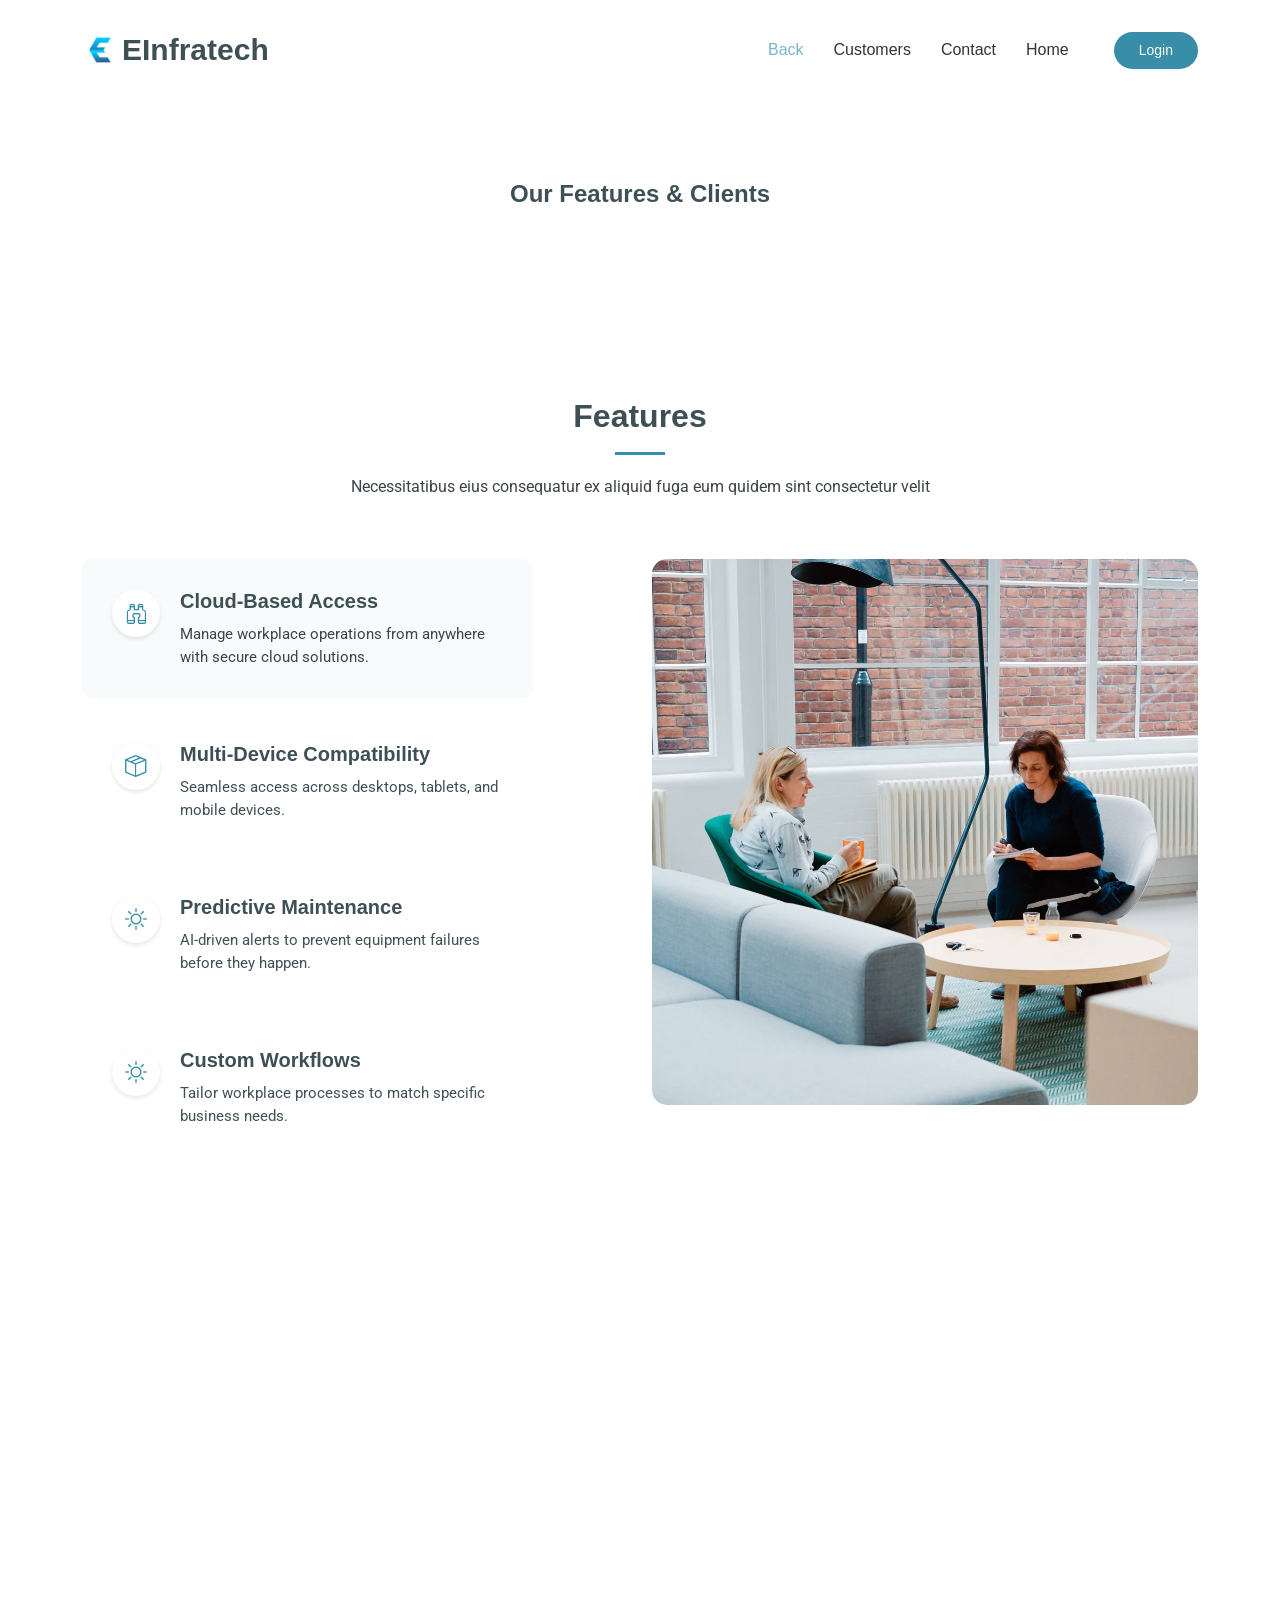
<file: features.html>
<!DOCTYPE html>
<html lang="en">
  <head>
    <meta charset="utf-8" />
    <meta content="width=device-width, initial-scale=1.0" name="viewport" />
    <title>Features - EInfratech</title>
    <meta name="description" content="Explore our features and clients." />
    <meta name="keywords" content="features, clients, solutions" />

    <!-- Favicons -->
    <link href="assets/img/favicon.png" rel="icon" />
    <link href="assets/img/apple-touch-icon.png" rel="apple-touch-icon" />

    <!-- Fonts -->
    <link href="https://fonts.googleapis.com" rel="preconnect" />
    <link href="https://fonts.gstatic.com" rel="preconnect" crossorigin />
    <link
      href="https://fonts.googleapis.com/css2?family=Roboto:wght@100;300;400;500;700;900&display=swap"
      rel="stylesheet"
    />

    <!-- Vendor CSS Files -->
    <link
      href="assets/vendor/bootstrap/css/bootstrap.min.css"
      rel="stylesheet"
    />
    <link
      href="assets/vendor/bootstrap-icons/bootstrap-icons.css"
      rel="stylesheet"
    />
    <link href="assets/vendor/aos/aos.css" rel="stylesheet" />
    <link
      href="assets/vendor/glightbox/css/glightbox.min.css"
      rel="stylesheet"
    />
    <link href="assets/vendor/swiper/swiper-bundle.min.css" rel="stylesheet" />

    <!-- Main CSS File -->
    <link href="assets/css/main.css" rel="stylesheet" />
  </head>

  <body>
    <header id="header" class="header d-flex align-items-center sticky-top">
      <div class="container-fluid container-xl d-flex align-items-center">
        <a href="index.html" class="logo d-flex align-items-center me-auto">
          <img src="assets/img/logo.png" alt="EInfratech Logo" />
          <h1 class="sitename">EInfratech</h1>
        </a>
        <nav id="navmenu" class="navmenu">
          <ul>
            
                <li><a href="service-details.html" target="_blank" class="active">Back</a></li>
                <li><a href="index.html#about">Customers</a></li>
                
                <li><a href="index.html#contact">Contact</a></li>
                <li><a href="index.html"></i> Home</a></li>
                <a class="btn-getstarted" href="login.html">Login</a>
              </ul>
              <i class="mobile-nav-toggle d-xl-none bi bi-list"></i>
            </nav>
          </ul>
          <i class="mobile-nav-toggle d-xl-none bi bi-list"></i>
        </nav>
      </div>
    </header>

    <!-- Page Title -->
    <div class="page-title">
      <div class="container text-center">
        <h1 data-aos="fade-down">Our Features & Clients</h1>
        <p data-aos="fade-up">
          Explore our industry-leading solutions and client success stories.
        </p>
      </div>
    </div>

    <!-- Features Section -->
    <section id="features" class="features section">
      <!-- Section Title -->
      <div class="container section-title" data-aos="fade-up">
        <h2>Features</h2>
        <p>
          Necessitatibus eius consequatur ex aliquid fuga eum quidem sint
          consectetur velit
        </p>
      </div>
      <!-- End Section Title -->

      <div class="container">
        <div class="row justify-content-between">
          <div class="col-lg-5 d-flex align-items-center">
            <ul class="nav nav-tabs" data-aos="fade-up" data-aos-delay="100">
              <li class="nav-item">
                <a
                  class="nav-link active show"
                  data-bs-toggle="tab"
                  data-bs-target="#features-tab-1"
                >
                  <i class="bi bi-binoculars"></i>
                  <div>
                    <h4 class="d-none d-lg-block">Cloud-Based Access</h4>
                    <p>
                      Manage workplace operations from anywhere with secure
                      cloud solutions.
                    </p>
                  </div>
                </a>
              </li>
              <li class="nav-item">
                <a
                  class="nav-link"
                  data-bs-toggle="tab"
                  data-bs-target="#features-tab-2"
                >
                  <i class="bi bi-box-seam"></i>
                  <div>
                    <h4 class="d-none d-lg-block">
                      Multi-Device Compatibility
                    </h4>
                    <p>
                      Seamless access across desktops, tablets, and mobile
                      devices.
                    </p>
                  </div>
                </a>
              </li>
              <li class="nav-item">
                <a
                  class="nav-link"
                  data-bs-toggle="tab"
                  data-bs-target="#features-tab-3"
                >
                  <i class="bi bi-brightness-high"></i>
                  <div>
                    <h4 class="d-none d-lg-block">Predictive Maintenance</h4>
                    <p>
                      AI-driven alerts to prevent equipment failures before they
                      happen.
                    </p>
                  </div>
                </a>
              </li>
              <li class="nav-item">
                <a
                  class="nav-link"
                  data-bs-toggle="tab"
                  data-bs-target="#features-tab-3"
                >
                  <i class="bi bi-brightness-high"></i>
                  <div>
                    <h4 class="d-none d-lg-block">Custom Workflows</h4>
                    <p>
                      Tailor workplace processes to match specific business
                      needs.
                    </p>
                  </div>
                </a>
              </li>
            </ul>
            <!-- End Tab Nav -->
          </div>

          <div class="col-lg-6">
            <div class="tab-content" data-aos="fade-up" data-aos-delay="200">
              <div class="tab-pane fade active show" id="features-tab-1">
                <img src="assets/img/tabs-1.jpg" alt="" class="img-fluid" />
              </div>
              <!-- End Tab Content Item -->

              <div class="tab-pane fade" id="features-tab-2">
                <img src="assets/img/tabs-2.jpg" alt="" class="img-fluid" />
              </div>
              <!-- End Tab Content Item -->

              <div class="tab-pane fade" id="features-tab-3">
                <img src="assets/img/tabs-3.jpg" alt="" class="img-fluid" />
              </div>
              <!-- End Tab Content Item -->
            </div>
          </div>
        </div>
      </div>
    </section>
    <!-- /Features Section -->

    <!-- Features Details Section -->
    <section id="features-details" class="features-details section">
      <div class="container">
        <div class="row gy-4 justify-content-between features-item">
          <div class="col-lg-6" data-aos="fade-up" data-aos-delay="100">
            <img src="assets/img/features-1.jpg" class="img-fluid" alt="" />
          </div>

          <div
            class="col-lg-5 d-flex align-items-center"
            data-aos="fade-up"
            data-aos-delay="200"
          >
            <div class="content">
              <h3>Enhancing Workplace Efficiency with Innovation</h3>
              <p>
                Optimize your workplace with cutting-edge technology and
                seamless integration. Our solutions help businesses streamline
                operations, reduce costs, and improve productivity. Experience a
                smarter way to manage your facilities with real-time insights
                and automation.
              </p>
              <a href="#" class="btn more-btn">Discover More</a>
            </div>
          </div>
        </div>
        <!-- Features Item -->

        <!-- Features Details Section -->
        <section id="features-details" class="features-details section">
          <div class="container">
            <div class="row gy-4 justify-content-between features-item">
              <!-- Content Section -->
              <div
                class="col-lg-5 d-flex align-items-center"
                data-aos="fade-up"
                data-aos-delay="100"
              >
                <div class="content">
                  <h3>Smart Workplace Solutions for Enhanced Efficiency</h3>
                  <p>
                    Leverage advanced technology to transform your workplace.
                    Our innovative solutions provide real-time insights, enhance
                    operational efficiency, and reduce costs. Automate
                    processes, improve decision-making, and create a more
                    productive work environment.
                  </p>
                  <a href="#" class="btn more-btn">Discover More</a>
                </div>
              </div>

              <!-- Image Section -->
              <div class="col-lg-6" data-aos="fade-up" data-aos-delay="200">
                <img src="assets/img/features-2.jpg" class="img-fluid" alt="" />
              </div>
            </div>
          </div>
        </section>

        <!-- Features Item -->
      </div>
    </section>
    <!-- /Features Details Section -->

    <!-- JavaScript Files -->
    <script src="assets/vendor/bootstrap/js/bootstrap.bundle.min.js"></script>
    <script src="assets/vendor/aos/aos.js"></script>
    <script>
      AOS.init();
    </script>

    <!-- Page Title Styling -->
    <style>
      .page-title {
        background: url("https://images.unsplash.com/photo-1604328698692-5d2baf6f8923?w=1600")
          no-repeat center center/cover;
        text-align: center;
        color: #fff;
        padding: 80px 20px;
        position: relative;
      }

      .page-title::before {
        content: "";
        position: absolute;
        top: 0;
        left: 0;
        width: 100%;
        height: 100%;
        background: url("https://www.shutterstock.com/image-photo/hand-hold-icon-symbol-telephone-260nw-2048749322.jpg")
          no-repeat center center/cover;
        filter: blur(3px);
        z-index: -1;
      }

      /* Clients Section */
      .clients {
        padding: 60px 0;
        background: #f8f9fa;
      }
      .client-logo img {
        width: 100%;
        max-height: 100px;
        object-fit: contain;
        transition: transform 0.3s ease-in-out;
      }
      .client-logo img:hover {
        transform: scale(1.1);
      }
    </style>
  </body>
</html>
</file>
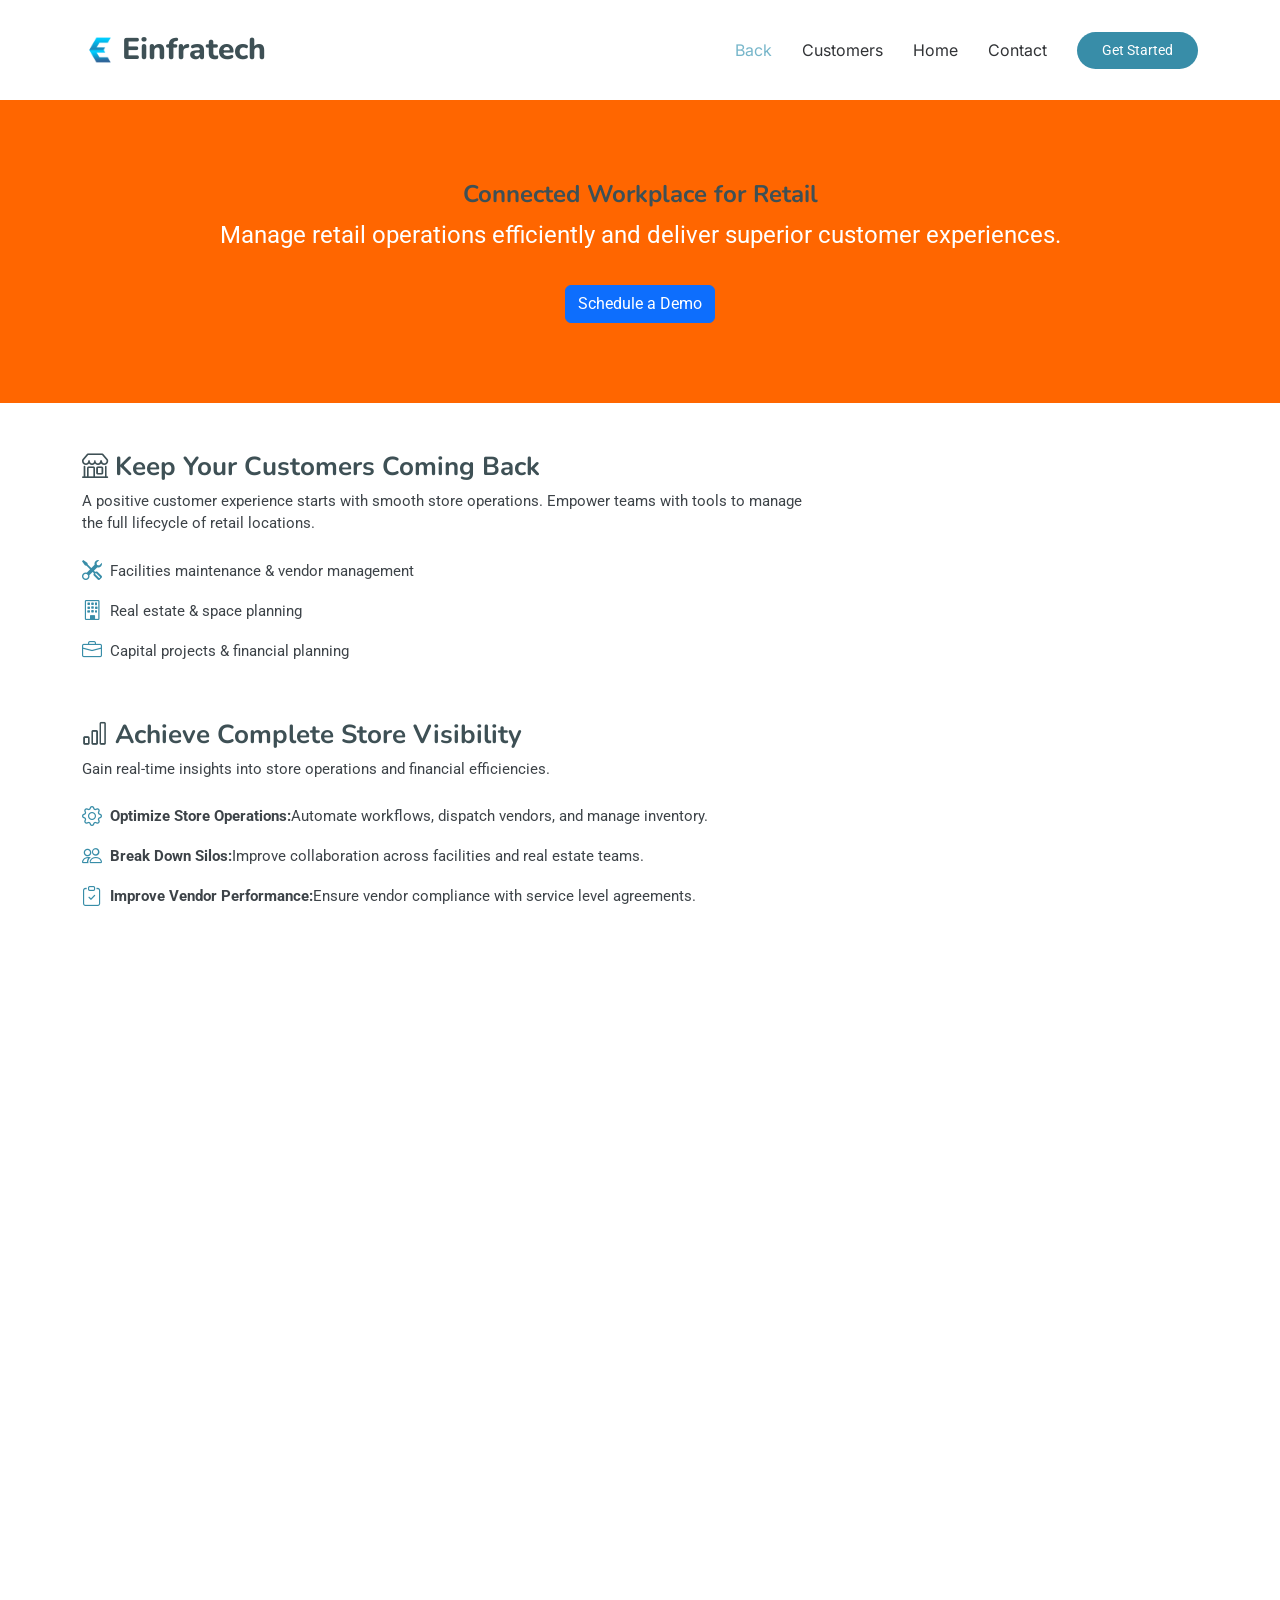
<file: Retail.html>
<!DOCTYPE html>
<html lang="en">
  <head>
    <meta charset="utf-8" />
    <meta content="width=device-width, initial-scale=1.0" name="viewport" />
    <title>Service Details - EInfratech</title>
    <meta name="description" content="" />
    <meta name="keywords" content="" />

    <!-- Favicons -->
    <link href="assets/img/favicon.png" rel="icon" />
    <link href="assets/img/apple-touch-icon.png" rel="apple-touch-icon" />

    <!-- Fonts -->
    <link href="https://fonts.googleapis.com" rel="preconnect" />
    <link href="https://fonts.gstatic.com" rel="preconnect" crossorigin />
    <link
      href="https://fonts.googleapis.com/css2?family=Roboto:ital,wght@0,100;0,300;0,400;0,500;0,700;0,900;1,100;1,300;1,400;1,500;1,700;1,900&family=Inter:wght@100;200;300;400;500;600;700;800;900&family=Nunito:ital,wght@0,200;0,300;0,400;0,500;0,600;0,700;0,800;0,900;1,200;1,300;1,400;1,500;1,600;1,700;1,800;1,900&display=swap"
      rel="stylesheet"
    />

    <!-- Vendor CSS Files -->
    <link
      href="assets/vendor/bootstrap/css/bootstrap.min.css"
      rel="stylesheet"
    />
    <link
      href="assets/vendor/bootstrap-icons/bootstrap-icons.css"
      rel="stylesheet"
    />
    <link href="assets/vendor/aos/aos.css" rel="stylesheet" />
    <link
      href="assets/vendor/glightbox/css/glightbox.min.css"
      rel="stylesheet"
    />
    <link href="assets/vendor/swiper/swiper-bundle.min.css" rel="stylesheet" />

    <!-- Main CSS File -->
    <link href="assets/css/main.css" rel="stylesheet" />
  </head>

  <body class="service-details-page">
    <header id="header" class="header d-flex align-items-center sticky-top">
      <div
        class="container-fluid container-xl position-relative d-flex align-items-center"
      >
        <a href="index.html" class="logo d-flex align-items-center me-auto">
          <img src="assets/img/logo.png" alt="" />
          <h1 class="sitename">Einfratech</h1>
        </a>

        <nav id="navmenu" class="navmenu">
          <ul>
            <li>
              <a href="service-details.html" target="_blank" class="active"
                >Back</a
              >
            </li>

            <li><a href="index.html#about">Customers</a></li>
            
            <li><a href="index.html"></i> Home</a></li>
            
            <li><a href="index.html#contact">Contact</a></li>
          </ul>
          <i class="mobile-nav-toggle d-xl-none bi bi-list"></i>
        </nav>

        <a class="btn-getstarted" href="index.html#about">Get Started</a>
      </div>
    </header>

    <!-- Page Title -->
    <div class="page-title">
      <div class="container text-center">
        <h1 data-aos="fade-down">Connected Workplace for Retail</h1>
        <p data-aos="fade-up">
          Manage retail operations efficiently and deliver superior customer
          experiences.
        </p>
        <a href="contact.html" class="btn btn-primary mt-3 btn-animate"
          >Schedule a Demo</a
        >
      </div>
    </div>

    <!-- Main Content -->
    <section class="service-details py-5">
      <div class="container">
        <div class="row">
          <div class="col-lg-8">
            <div class="service-section mb-5" data-aos="fade-up">
              <h3>
                <i class="bi bi-shop"></i> Keep Your Customers Coming Back
              </h3>
              <p>
                A positive customer experience starts with smooth store
                operations. Empower teams with tools to manage the full
                lifecycle of retail locations.
              </p>
              <ul>
                <li>
                  <i class="bi bi-tools"></i> Facilities maintenance & vendor
                  management
                </li>
                <li>
                  <i class="bi bi-building"></i> Real estate & space planning
                </li>
                <li>
                  <i class="bi bi-briefcase"></i> Capital projects & financial
                  planning
                </li>
              </ul>
            </div>

            <div class="service-section mb-5" data-aos="fade-up">
              <h3>
                <i class="bi bi-bar-chart"></i> Achieve Complete Store
                Visibility
              </h3>
              <p>
                Gain real-time insights into store operations and financial
                efficiencies.
              </p>
              <ul>
                <li>
                  <i class="bi bi-gear"></i>
                  <strong>Optimize Store Operations:</strong> Automate
                  workflows, dispatch vendors, and manage inventory.
                </li>
                <li>
                  <i class="bi bi-people"></i>
                  <strong>Break Down Silos:</strong> Improve collaboration
                  across facilities and real estate teams.
                </li>
                <li>
                  <i class="bi bi-clipboard-check"></i>
                  <strong>Improve Vendor Performance:</strong> Ensure vendor
                  compliance with service level agreements.
                </li>
              </ul>
            </div>

            <div class="service-section mb-5" data-aos="fade-up">
              <h3>
                <i class="bi bi-quote"></i> Why One Retail Chain Chose
                Einfratech
              </h3>
              <blockquote>
                "We chose Einfratech because we had no visibility into what was
                happening in our stores. Now, we have full operational
                transparency."
              </blockquote>
            </div>
          </div>
        </div>
      </div>
    </section>

    <!-- Explore Retail Solutions (Now Below the Main Content) -->
    <section class="explore-solutions py-5">
      <div class="container text-center">
        <h2 data-aos="fade-up">Explore Retail Solutions</h2>
        <p data-aos="fade-up" class="mb-4">
          Enhance your retail operations with these advanced solutions.
        </p>

        <div class="row">
          <div class="col-md-4" data-aos="fade-up">
            <div
              class="card hover-effect"
              onclick="openModal('facilitiesModal')"
            >
              <i class="bi bi-building card-icon"></i>
              <div class="card-body text-center">
                <h5>Facilities Maintenance</h5>
                <p>
                  Maintain store equipment and ensure operational efficiency.
                </p>
              </div>
            </div>
          </div>

          <div class="col-md-4" data-aos="fade-up" data-aos-delay="100">
            <div class="card hover-effect" onclick="openModal('dispatchModal')">
              <i class="bi bi-truck card-icon"></i>
              <div class="card-body text-center">
                <h5>Dispatch & Vendor Management</h5>
                <p>Ensure on-time vendor response and service efficiency.</p>
              </div>
            </div>
          </div>

          <div class="col-md-4" data-aos="fade-up" data-aos-delay="200">
            <div
              class="card hover-effect"
              onclick="openModal('realEstateModal')"
            >
              <i class="bi bi-house-door card-icon"></i>
              <div class="card-body text-center">
                <h5>Real Estate & Space Planning</h5>
                <p>Optimize lease management and space utilization.</p>
              </div>
            </div>
          </div>
        </div>
      </div>
    </section>

    <!-- JavaScript Files -->
    <script src="assets/vendor/bootstrap/js/bootstrap.bundle.min.js"></script>
    <script src="assets/vendor/aos/aos.js"></script>
    <script>
      AOS.init();
      function openModal(id) {
        document.getElementById(id).style.display = "block";
      }
      function closeModal(id) {
        document.getElementById(id).style.display = "none";
      }
    </script>
  </body>

  <style>
    /* Page Title */
    .page-title {
      background: #ff6600;
      color: #fff;
      text-align: center;
      padding: 80px 20px;
      font-size: 24px;
    }

    /* Button Animation */
    .btn-animate:hover {
      transform: scale(1.1);
      box-shadow: 0px 5px 15px rgba(0, 0, 0, 0.2);
    }

    /* Cards with Hover Effects */
    .explore-solutions .card {
      border-radius: 12px;
      padding: 30px;
      box-shadow: 0px 8px 16px rgba(0, 0, 0, 0.1);
      transition: transform 0.3s ease-in-out;
    }
    .explore-solutions .card:hover {
      transform: scale(1.05);
    }
    .explore-solutions .card-icon {
      font-size: 50px;
      color: #ff6600;
      margin-bottom: 15px;
    }
  </style>
</html>
</file>
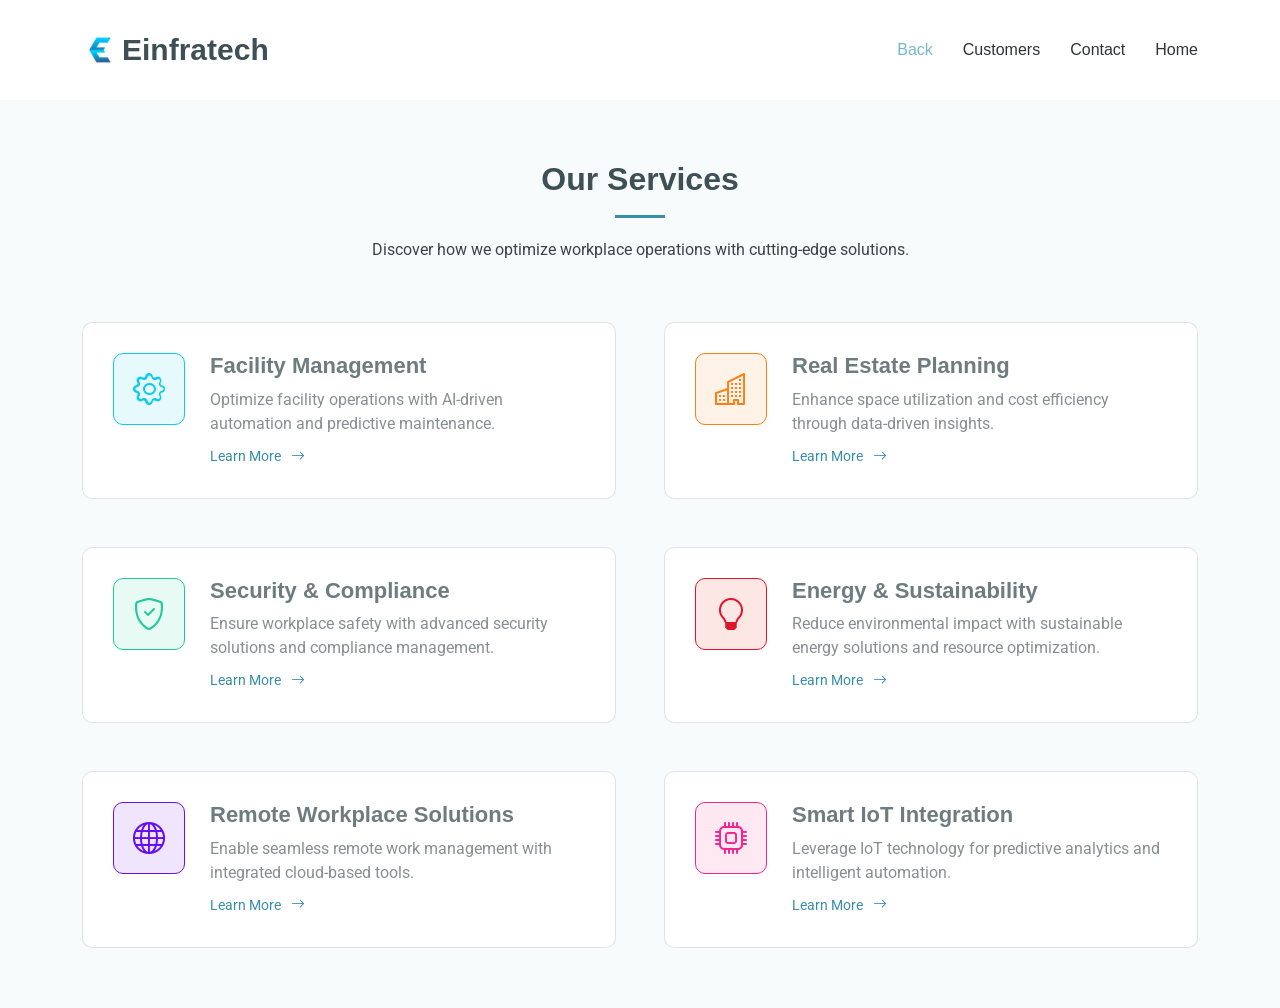
<file: services.html>
<!DOCTYPE html>
<html lang="en">
  <head>
    <meta charset="utf-8" />
    <meta content="width=device-width, initial-scale=1.0" name="viewport" />
    <title>Our Services - EInfratech</title>
    <meta
      name="description"
      content="Explore our workplace solutions and facility management services."
    />
    <meta
      name="keywords"
      content="Services, Facility Management, Real Estate, Security, Sustainability"
    />

    <!-- Favicons -->
    <link href="assets/img/favicon.png" rel="icon" />
    <link href="assets/img/apple-touch-icon.png" rel="apple-touch-icon" />

    <!-- Fonts -->
    <link href="https://fonts.googleapis.com" rel="preconnect" />
    <link href="https://fonts.gstatic.com" rel="preconnect" crossorigin />
    <link
      href="https://fonts.googleapis.com/css2?family=Roboto:wght@300;400;500;700&display=swap"
      rel="stylesheet"
    />

    <!-- Vendor CSS Files -->
    <link
      href="assets/vendor/bootstrap/css/bootstrap.min.css"
      rel="stylesheet"
    />
    <link
      href="assets/vendor/bootstrap-icons/bootstrap-icons.css"
      rel="stylesheet"
    />
    <link href="assets/vendor/aos/aos.css" rel="stylesheet" />
    <link href="assets/vendor/swiper/swiper-bundle.min.css" rel="stylesheet" />

    <!-- Main CSS File -->
    <link href="assets/css/main.css" rel="stylesheet" />
  </head>

  <body>
    <!-- Header -->
    <header id="header" class="header d-flex align-items-center sticky-top">
      <div
        class="container-fluid container-xl position-relative d-flex align-items-center"
      >
        <a href="index.html" class="logo d-flex align-items-center me-auto">
          <img src="assets/img/logo.png" alt="EInfratech Logo" />
          <h1 class="sitename">Einfratech</h1>
        </a>

        <nav id="navmenu" class="navmenu">
          <ul>
           
            <li><a href="index.html" class="active">Back</a></li>
            <li><a href="index.html#about">Customers</a></li>
            
            <li><a href="index.html#contact">Contact</a></li>
            <li><a href="index.html"></i> Home</a></li>
          </ul>
          <i class="mobile-nav-toggle d-xl-none bi bi-list"></i>
        </nav>
      </div>
    </header>

    <!-- Services Section -->
    <section class="services section light-background">
      <div class="container section-title" data-aos="fade-up">
        <h2>Our Services</h2>
        <p>
          Discover how we optimize workplace operations with cutting-edge
          solutions.
        </p>
      </div>

      <div class="container">
        <div class="row g-5">
          <div class="col-lg-6" data-aos="fade-up" data-aos-delay="100">
            <div class="service-item item-cyan position-relative">
              <i class="bi bi-gear icon"></i>
              <div>
                <h3>Facility Management</h3>
                <p>
                  Optimize facility operations with AI-driven automation and
                  predictive maintenance.
                </p>
                <a href="#" class="read-more stretched-link"
                  >Learn More <i class="bi bi-arrow-right"></i
                ></a>
              </div>
            </div>
          </div>

          <div class="col-lg-6" data-aos="fade-up" data-aos-delay="200">
            <div class="service-item item-orange position-relative">
              <i class="bi bi-buildings icon"></i>
              <div>
                <h3>Real Estate Planning</h3>
                <p>
                  Enhance space utilization and cost efficiency through
                  data-driven insights.
                </p>
                <a href="#" class="read-more stretched-link"
                  >Learn More <i class="bi bi-arrow-right"></i
                ></a>
              </div>
            </div>
          </div>

          <div class="col-lg-6" data-aos="fade-up" data-aos-delay="300">
            <div class="service-item item-teal position-relative">
              <i class="bi bi-shield-check icon"></i>
              <div>
                <h3>Security & Compliance</h3>
                <p>
                  Ensure workplace safety with advanced security solutions and
                  compliance management.
                </p>
                <a href="#" class="read-more stretched-link"
                  >Learn More <i class="bi bi-arrow-right"></i
                ></a>
              </div>
            </div>
          </div>

          <div class="col-lg-6" data-aos="fade-up" data-aos-delay="400">
            <div class="service-item item-red position-relative">
              <i class="bi bi-lightbulb icon"></i>
              <div>
                <h3>Energy & Sustainability</h3>
                <p>
                  Reduce environmental impact with sustainable energy solutions
                  and resource optimization.
                </p>
                <a href="#" class="read-more stretched-link"
                  >Learn More <i class="bi bi-arrow-right"></i
                ></a>
              </div>
            </div>
          </div>

          <div class="col-lg-6" data-aos="fade-up" data-aos-delay="500">
            <div class="service-item item-indigo position-relative">
              <i class="bi bi-globe icon"></i>
              <div>
                <h3>Remote Workplace Solutions</h3>
                <p>
                  Enable seamless remote work management with integrated
                  cloud-based tools.
                </p>
                <a href="#" class="read-more stretched-link"
                  >Learn More <i class="bi bi-arrow-right"></i
                ></a>
              </div>
            </div>
          </div>

          <div class="col-lg-6" data-aos="fade-up" data-aos-delay="600">
            <div class="service-item item-pink position-relative">
              <i class="bi bi-cpu icon"></i>
              <div>
                <h3>Smart IoT Integration</h3>
                <p>
                  Leverage IoT technology for predictive analytics and
                  intelligent automation.
                </p>
                <a href="#" class="read-more stretched-link"
                  >Learn More <i class="bi bi-arrow-right"></i
                ></a>
              </div>
            </div>
          </div>
        </div>
      </div>
    </section>

    <!-- JavaScript Files -->
    <script src="assets/vendor/bootstrap/js/bootstrap.bundle.min.js"></script>
    <script src="assets/vendor/aos/aos.js"></script>
    <script>
      AOS.init();
    </script>
  </body>
</html>
</file>
<file: assets/css/main.css>
:root {
  --default-font: "Roboto",  system-ui, -apple-system, "Segoe UI", Roboto, "Helvetica Neue", Arial, "Noto Sans", "Liberation Sans", sans-serif, "Apple Color Emoji", "Segoe UI Emoji", "Segoe UI Symbol", "Noto Color Emoji";
  --heading-font: "Nunito",  sans-serif;
  --nav-font: "Inter",  sans-serif;
}

/* Global Colors - The following color variables are used throughout the website. Updating them here will change the color scheme of the entire website */
:root { 
  --background-color: #ffffff; /* Background color for the entire website, including individual sections */
  --default-color: #3d4348; /* Default color used for the majority of the text content across the entire website */
  --heading-color: #3e5055; /* Color for headings, subheadings and title throughout the website */
  --accent-color: #388da8; /* Accent color that represents your brand on the website. It's used for buttons, links, and other elements that need to stand out */
  --surface-color: #ffffff; /* The surface color is used as a background of boxed elements within sections, such as cards, icon boxes, or other elements that require a visual separation from the global background. */
  --contrast-color: #ffffff; /* Contrast color for text, ensuring readability against backgrounds of accent, heading, or default colors. */
}

/* Nav Menu Colors - The following color variables are used specifically for the navigation menu. They are separate from the global colors to allow for more customization options */
:root {
  --nav-color: #313336;  /* The default color of the main navmenu links */
  --nav-hover-color: #77b6ca; /* Applied to main navmenu links when they are hovered over or active */
  --nav-mobile-background-color: #ffffff; /* Used as the background color for mobile navigation menu */
  --nav-dropdown-background-color: #ffffff; /* Used as the background color for dropdown items that appear when hovering over primary navigation items */
  --nav-dropdown-color: #313336; /* Used for navigation links of the dropdown items in the navigation menu. */
  --nav-dropdown-hover-color: #77b6ca; /* Similar to --nav-hover-color, this color is applied to dropdown navigation links when they are hovered over. */
}

/* Color Presets - These classes override global colors when applied to any section or element, providing reuse of the sam color scheme. */

.light-background {
  --background-color: #f8fbfc;
  --surface-color: #ffffff;
}

.dark-background {
  --background-color: #060606;
  --default-color: #ffffff;
  --heading-color: #ffffff;
  --surface-color: #252525;
  --contrast-color: #ffffff;
}

/* Smooth scroll */
:root {
  scroll-behavior: smooth;
}

/*--------------------------------------------------------------
# General Styling & Shared Classes
--------------------------------------------------------------*/
body {
  color: var(--default-color);
  background-color: var(--background-color);
  font-family: var(--default-font);
}

a {
  color: var(--accent-color);
  text-decoration: none;
  transition: 0.3s;
}

a:hover {
  color: color-mix(in srgb, var(--accent-color), transparent 25%);
  text-decoration: none;
}


h1,
h2,
h3,
h4,
h5,
h6 {
  color: var(--heading-color);
  font-family: var(--heading-font);
}

/* PHP Email Form Messages
------------------------------*/
.php-email-form .error-message {
  display: none;
  background: #df1529;
  color: #ffffff;
  text-align: left;
  padding: 15px;
  margin-bottom: 24px;
  font-weight: 600;
}

.php-email-form .sent-message {
  display: none;
  color: #ffffff;
  background: #059652;
  text-align: center;
  padding: 15px;
  margin-bottom: 24px;
  font-weight: 600;
}

.php-email-form .loading {
  display: none;
  background: var(--surface-color);
  text-align: center;
  padding: 15px;
  margin-bottom: 24px;
}

.php-email-form .loading:before {
  content: "";
  display: inline-block;
  border-radius: 50%;
  width: 24px;
  height: 24px;
  margin: 0 10px -6px 0;
  border: 3px solid var(--accent-color);
  border-top-color: var(--surface-color);
  animation: php-email-form-loading 1s linear infinite;
}

@keyframes php-email-form-loading {
  0% {
    transform: rotate(0deg);
  }

  100% {
    transform: rotate(360deg);
  }
}

/*--------------------------------------------------------------
# Global Header
--------------------------------------------------------------*/
.header {
  color: var(--default-color);
  background-color: var(--background-color);
  padding: 20px 0;
  transition: all 0.5s;
  z-index: 997;
}

.header .logo {
  line-height: 1;
  display: flex;
  align-items: center; /* Ensures proper vertical alignment */
}

.header .logo img {
  max-height: 36px;
  margin-right: 4px; /* Reduce margin to decrease space */
}

.header .logo h1 {
  font-size: 30px;
  margin: 0;
  font-weight: 800;
  color: var(--heading-color);
}

/* Responsive adjustments */
@media (max-width: 480px) {
  .header .logo img {
    max-height: 24px;
    margin-right: 2px; /* Reduce space even more for smaller screens */
  }

  .header .logo h1 {
    font-size: 24px;
  }
}

.header .btn-getstarted,
.header .btn-getstarted:focus {
  color: var(--contrast-color);
  background: var(--accent-color);
  font-size: 14px;
  padding: 8px 25px;
  margin: 0 0 0 30px;
  border-radius: 50px;
  transition: 0.3s;
}

.header .btn-getstarted:hover,
.header .btn-getstarted:focus:hover {
  color: var(--contrast-color);
  background: color-mix(in srgb, var(--accent-color), transparent 15%);
}

@media (max-width: 1200px) {
  .header .logo {
    order: 1;
  }

  .header .btn-getstarted {
    order: 2;
    margin: 0 15px 0 0;
    padding: 6px 15px;
  }

  .header .navmenu {
    order: 3;
  }
}

.scrolled .header {
  box-shadow: 0px 0 18px rgba(0, 0, 0, 0.1);
}

/* Index Page Header
------------------------------*/
.index-page .header {
  --background-color: rgba(255, 255, 255, 0);
}

/* Index Page Header on Scroll
------------------------------*/
.index-page.scrolled .header {
  --background-color: #ffffff;
}

/*--------------------------------------------------------------
# Navigation Menu
--------------------------------------------------------------*/
/* Desktop Navigation */
@media (min-width: 1200px) {
  .navmenu {
    padding: 0;
  }

  .navmenu ul {
    margin: 0;
    padding: 0;
    display: flex;
    list-style: none;
    align-items: center;
  }

  .navmenu li {
    position: relative;
  }

  .navmenu a,
  .navmenu a:focus {
    color: var(--nav-color);
    padding: 18px 15px;
    font-size: 16px;
    font-family: var(--nav-font);
    font-weight: 400;
    display: flex;
    align-items: center;
    justify-content: space-between;
    white-space: nowrap;
    transition: 0.3s;
  }

  .navmenu a i,
  .navmenu a:focus i {
    font-size: 12px;
    line-height: 0;
    margin-left: 5px;
    transition: 0.3s;
  }

  .navmenu li:last-child a {
    padding-right: 0;
  }

  .navmenu li:hover>a,
  .navmenu .active,
  .navmenu .active:focus {
    color: var(--nav-hover-color);
  }

  .navmenu .dropdown ul {
    margin: 0;
    padding: 10px 0;
    background: var(--nav-dropdown-background-color);
    display: block;
    position: absolute;
    visibility: hidden;
    left: 14px;
    top: 130%;
    opacity: 0;
    transition: 0.3s;
    border-radius: 4px;
    z-index: 99;
    box-shadow: 0px 0px 30px rgba(0, 0, 0, 0.1);
  }

  .navmenu .dropdown ul li {
    min-width: 200px;
  }

  .navmenu .dropdown ul a {
    padding: 10px 20px;
    font-size: 15px;
    text-transform: none;
    color: var(--nav-dropdown-color);
  }

  .navmenu .dropdown ul a i {
    font-size: 12px;
  }

  .navmenu .dropdown ul a:hover,
  .navmenu .dropdown ul .active:hover,
  .navmenu .dropdown ul li:hover>a {
    color: var(--nav-dropdown-hover-color);
  }

  .navmenu .dropdown:hover>ul {
    opacity: 1;
    top: 100%;
    visibility: visible;
  }

  .navmenu .dropdown .dropdown ul {
    top: 0;
    left: -90%;
    visibility: hidden;
  }

  .navmenu .dropdown .dropdown:hover>ul {
    opacity: 1;
    top: 0;
    left: -100%;
    visibility: visible;
  }

  .navmenu .megamenu {
    position: static;
  }

  .navmenu .megamenu ul {
    margin: 0;
    padding: 10px;
    background: var(--nav-dropdown-background-color);
    box-shadow: 0px 0px 20px rgba(0, 0, 0, 0.1);
    position: absolute;
    top: 130%;
    left: 0;
    right: 0;
    visibility: hidden;
    opacity: 0;
    display: flex;
    transition: 0.3s;
    border-radius: 4px;
    z-index: 99;
  }

  .navmenu .megamenu ul li {
    flex: 1;
  }

  .navmenu .megamenu ul li a,
  .navmenu .megamenu ul li:hover>a {
    padding: 10px 20px;
    font-size: 15px;
    color: var(--nav-dropdown-color);
  }

  .navmenu .megamenu ul li a:hover,
  .navmenu .megamenu ul li .active,
  .navmenu .megamenu ul li .active:hover {
    color: var(--nav-dropdown-hover-color);
  }

  .navmenu .megamenu:hover>ul {
    opacity: 1;
    top: 100%;
    visibility: visible;
  }
}

/* Mobile Navigation */
@media (max-width: 1199px) {
  .mobile-nav-toggle {
    color: var(--nav-color);
    font-size: 28px;
    line-height: 0;
    margin-right: 10px;
    cursor: pointer;
    transition: color 0.3s;
  }

  .navmenu {
    padding: 0;
    z-index: 9997;
  }

  .navmenu ul {
    display: none;
    list-style: none;
    position: absolute;
    inset: 60px 20px 20px 20px;
    padding: 10px 0;
    margin: 0;
    border-radius: 6px;
    background-color: var(--nav-mobile-background-color);
    overflow-y: auto;
    transition: 0.3s;
    z-index: 9998;
    box-shadow: 0px 0px 30px rgba(0, 0, 0, 0.1);
  }

  .navmenu a,
  .navmenu a:focus {
    color: var(--nav-dropdown-color);
    padding: 10px 20px;
    font-family: var(--nav-font);
    font-size: 17px;
    font-weight: 500;
    display: flex;
    align-items: center;
    justify-content: space-between;
    white-space: nowrap;
    transition: 0.3s;
  }

  .navmenu a i,
  .navmenu a:focus i {
    font-size: 12px;
    line-height: 0;
    margin-left: 5px;
    width: 30px;
    height: 30px;
    display: flex;
    align-items: center;
    justify-content: center;
    border-radius: 50%;
    transition: 0.3s;
    background-color: color-mix(in srgb, var(--accent-color), transparent 90%);
  }

  .navmenu a i:hover,
  .navmenu a:focus i:hover {
    background-color: var(--accent-color);
    color: var(--contrast-color);
  }

  .navmenu a:hover,
  .navmenu .active,
  .navmenu .active:focus {
    color: var(--nav-dropdown-hover-color);
  }

  .navmenu .active i,
  .navmenu .active:focus i {
    background-color: var(--accent-color);
    color: var(--contrast-color);
    transform: rotate(180deg);
  }

  .navmenu .dropdown ul {
    position: static;
    display: none;
    z-index: 99;
    padding: 10px 0;
    margin: 10px 20px;
    background-color: var(--nav-dropdown-background-color);
    border: 1px solid color-mix(in srgb, var(--default-color), transparent 90%);
    transition: all 0.5s ease-in-out;
    box-shadow: none;
  }

  .navmenu .dropdown ul ul {
    background-color: rgba(33, 37, 41, 0.1);
  }

  .navmenu .dropdown>.dropdown-active {
    display: block;
    background-color: rgba(33, 37, 41, 0.03);
  }

  .mobile-nav-active {
    overflow: hidden;
  }

  .mobile-nav-active .mobile-nav-toggle {
    color: #fff;
    position: absolute;
    font-size: 32px;
    top: 15px;
    right: 15px;
    margin-right: 0;
    z-index: 9999;
  }

  .mobile-nav-active .navmenu {
    position: fixed;
    overflow: hidden;
    inset: 0;
    background: rgba(33, 37, 41, 0.8);
    transition: 0.3s;
  }

  .mobile-nav-active .navmenu>ul {
    display: block;
  }
}

/*--------------------------------------------------------------
# Global Footer
--------------------------------------------------------------*/
.footer {
  color: var(--default-color);
  background-color: var(--background-color);
  font-size: 14px;
  padding-bottom: 50px;
  position: relative;
}

.footer .footer-top {
  padding-top: 50px;
}

.footer .footer-about .logo {
  line-height: 1;
  margin-bottom: 25px;
}

.footer .footer-about .logo img {
  max-height: 40px;
  margin-right: 6px;
}

.footer .footer-about .logo span {
  font-size: 26px;
  font-weight: 700;
  letter-spacing: 1px;
  font-family: var(--heading-font);
  color: var(--heading-color);
}

.footer .footer-about p {
  font-size: 14px;
  font-family: var(--heading-font);
}

.footer .social-links a {
  display: flex;
  align-items: center;
  justify-content: center;
  width: 40px;
  height: 40px;
  border-radius: 50%;
  border: 1px solid color-mix(in srgb, var(--default-color), transparent 50%);
  font-size: 16px;
  color: color-mix(in srgb, var(--default-color), transparent 30%);
  margin-right: 10px;
  transition: 0.3s;
}

.footer .social-links a:hover {
  color: var(--accent-color);
  border-color: var(--accent-color);
}

.footer h4 {
  font-size: 16px;
  font-weight: bold;
  position: relative;
  padding-bottom: 12px;
}

.footer .footer-links {
  margin-bottom: 30px;
}

.footer .footer-links ul {
  list-style: none;
  padding: 0;
  margin: 0;
}

.footer .footer-links ul i {
  padding-right: 2px;
  font-size: 12px;
  line-height: 0;
}

.footer .footer-links ul li {
  padding: 10px 0;
  display: flex;
  align-items: center;
}

.footer .footer-links ul li:first-child {
  padding-top: 0;
}

.footer .footer-links ul a {
  color: color-mix(in srgb, var(--default-color), transparent 30%);
  display: inline-block;
  line-height: 1;
}

.footer .footer-links ul a:hover {
  color: var(--accent-color);
}

.footer .footer-contact p {
  margin-bottom: 5px;
}

.footer .footer-newsletter .newsletter-form {
  margin-top: 30px;
  margin-bottom: 15px;
  padding: 6px 8px;
  position: relative;
  border-radius: 50px;
  border: 1px solid color-mix(in srgb, var(--accent-color), transparent 70%);
  display: flex;
  background-color: var(--surface-color);
  transition: 0.3s;
}

.footer .footer-newsletter .newsletter-form:focus-within {
  border-color: var(--accent-color);
}

.footer .footer-newsletter .newsletter-form input[type=email] {
  border: 0;
  padding: 4px 10px;
  width: 100%;
  background-color: var(--contrsast-color);
  color: var(--default-color);
}

.footer .footer-newsletter .newsletter-form input[type=email]:focus-visible {
  outline: none;
}

.footer .footer-newsletter .newsletter-form input[type=submit] {
  border: 0;
  font-size: 16px;
  padding: 0 20px;
  margin: -7px -9px -7px 0;
  background: var(--accent-color);
  color: var(--contrast-color);
  transition: 0.3s;
  border-radius: 50px;
}

.footer .footer-newsletter .newsletter-form input[type=submit]:hover {
  background: color-mix(in srgb, var(--accent-color), transparent 20%);
}

.footer .copyright {
  padding-top: 25px;
  padding-bottom: 25px;
  border-top: 1px solid color-mix(in srgb, var(--default-color), transparent 90%);
}

.footer .copyright p {
  margin-bottom: 0;
}

.footer .credits {
  margin-top: 6px;
  font-size: 13px;
}

/*--------------------------------------------------------------
# Preloader
--------------------------------------------------------------*/
#preloader {
  position: fixed;
  inset: 0;
  z-index: 9999;
  overflow: hidden;
  background-color: var(--background-color);
  transition: all 0.6s ease-out;
  width: 100%;
  height: 100vh;
}

#preloader:before,
#preloader:after {
  content: "";
  position: absolute;
  border: 4px solid var(--accent-color);
  border-radius: 50%;
  animation: animate-preloader 2s cubic-bezier(0, 0.2, 0.8, 1) infinite;
}

#preloader:after {
  animation-delay: -0.5s;
}

@keyframes animate-preloader {
  0% {
    width: 10px;
    height: 10px;
    top: calc(50% - 5px);
    left: calc(50% - 5px);
    opacity: 1;
  }

  100% {
    width: 72px;
    height: 72px;
    top: calc(50% - 36px);
    left: calc(50% - 36px);
    opacity: 0;
  }
}

/*--------------------------------------------------------------
# Scroll Top Button
--------------------------------------------------------------*/
.scroll-top {
  position: fixed;
  visibility: hidden;
  opacity: 0;
  right: 15px;
  bottom: -15px;
  z-index: 99999;
  background-color: var(--accent-color);
  width: 44px;
  height: 44px;
  border-radius: 50px;
  transition: all 0.4s;
}

.scroll-top i {
  font-size: 24px;
  color: var(--contrast-color);
  line-height: 0;
}

.scroll-top:hover {
  background-color: color-mix(in srgb, var(--accent-color), transparent 20%);
  color: var(--contrast-color);
}

.scroll-top.active {
  visibility: visible;
  opacity: 1;
  bottom: 15px;
}

/*--------------------------------------------------------------
# Disable aos animation delay on mobile devices
--------------------------------------------------------------*/
@media screen and (max-width: 768px) {
  [data-aos-delay] {
    transition-delay: 0 !important;
  }
}

/*--------------------------------------------------------------
# Global Page Titles & Breadcrumbs
--------------------------------------------------------------*/
.page-title {
  --background-color: color-mix(in srgb, var(--default-color), transparent 96%);
  color: var(--default-color);
  background-color: var(--background-color);
  padding: 25px 0;
  position: relative;
}

.page-title h1 {
  font-size: 24px;
  font-weight: 700;
}

.page-title .breadcrumbs ol {
  display: flex;
  flex-wrap: wrap;
  list-style: none;
  padding: 0;
  margin: 0;
  font-size: 14px;
}

.page-title .breadcrumbs ol li+li {
  padding-left: 10px;
}

.page-title .breadcrumbs ol li+li::before {
  content: "/";
  display: inline-block;
  padding-right: 10px;
  color: color-mix(in srgb, var(--default-color), transparent 70%);
}

/*--------------------------------------------------------------
# Global Sections
--------------------------------------------------------------*/
section,
.section {
  color: var(--default-color);
  background-color: var(--background-color);
  padding: 60px 0;
  scroll-margin-top: 100px;
  overflow: clip;
}

@media (max-width: 1199px) {

  section,
  .section {
    scroll-margin-top: 66px;
  }
}

/*--------------------------------------------------------------
# Global Section Titles
--------------------------------------------------------------*/
.section-title {
  text-align: center;
  padding-bottom: 60px;
  position: relative;
}

.section-title h2 {
  font-size: 32px;
  font-weight: 700;
  margin-bottom: 20px;
  padding-bottom: 20px;
  position: relative;
}

.section-title h2:after {
  content: "";
  position: absolute;
  display: block;
  width: 50px;
  height: 3px;
  background: var(--accent-color);
  left: 0;
  right: 0;
  bottom: 0;
  margin: auto;
}

.section-title p {
  margin-bottom: 0;
}

/*--------------------------------------------------------------
# Hero Section
--------------------------------------------------------------*/
.hero {
  width: 100%;
  min-height: 70vh;
  position: relative;
  padding: 180px 0 40px 0;
  display: flex;
  align-items: center;
  overflow: hidden;
}

.hero .hero-bg img {
  position: absolute;
  inset: 0;
  display: block;
  width: 100%;
  height: 100%;
  object-fit: cover;
  z-index: 1;
}

.hero .hero-bg::before {
  content: "";
  background: color-mix(in srgb, var(--background-color), transparent 15%);
  position: absolute;
  inset: 0;
  z-index: 2;
}

.hero .container {
  position: relative;
  z-index: 3;
}

.hero h1 {
  margin: 0;
  font-size: 48px;
  font-weight: 700;
  line-height: 56px;
}

.hero h1 span {
  color: var(--accent-color);
}

.hero p {
  color: color-mix(in srgb, var(--default-color), transparent 30%);
  margin: 5px 0 30px 0;
  font-size: 20px;
  font-weight: 400;
}

@media (min-width: 768px) {
  .hero .hero-img {
    max-width: 600px;
  }
}

.hero .btn-get-started {
  color: var(--contrast-color);
  background: var(--accent-color);
  font-family: var(--heading-font);
  font-weight: 500;
  font-size: 15px;
  letter-spacing: 1px;
  display: inline-block;
  padding: 10px 28px;
  border-radius: 50px;
  transition: 0.5s;
  box-shadow: 0 8px 28px rgba(0, 0, 0, 0.1);
}

.hero .btn-get-started:hover {
  color: var(--contrast-color);
  background: color-mix(in srgb, var(--accent-color), transparent 15%);
  box-shadow: 0 8px 28px rgba(0, 0, 0, 0.1);
}

.hero .btn-watch-video {
  font-size: 16px;
  transition: 0.5s;
  margin-left: 25px;
  color: var(--default-color);
  font-weight: 600;
}

.hero .btn-watch-video i {
  color: var(--accent-color);
  font-size: 32px;
  transition: 0.3s;
  line-height: 0;
  margin-right: 8px;
}

.hero .btn-watch-video:hover {
  color: var(--accent-color);
}

.hero .btn-watch-video:hover i {
  color: color-mix(in srgb, var(--accent-color), transparent 15%);
}

@media (max-width: 640px) {
  .hero h1 {
    font-size: 28px;
    line-height: 36px;
  }

  .hero p {
    font-size: 18px;
    line-height: 24px;
    margin-bottom: 30px;
  }

  .hero .btn-get-started,
  .hero .btn-watch-video {
    font-size: 13px;
  }
}

/*--------------------------------------------------------------
# Featured Services Section
--------------------------------------------------------------*/
.featured-services {
  padding: 40px 0;
}

.featured-services .service-item {
  position: relative;
  padding-top: 20px;
}

.featured-services .service-item .icon {
  background-color: color-mix(in srgb, var(--accent-color), transparent 80%);
  width: 72px;
  height: 72px;
  position: relative;
  margin-right: 15px;
  line-height: 0;
  display: flex;
  align-items: center;
  justify-content: center;
  transition: ease-in-out 0.3s;
}

.featured-services .service-item .icon i {
  color: var(--accent-color);
  font-size: 32px;
  z-index: 2;
  position: relative;
}

.featured-services .service-item .title {
  font-weight: 700;
  margin-bottom: 5px;
  font-size: 18px;
}

.featured-services .service-item .title a {
  color: var(--heading-color);
}

.featured-services .service-item .title a:hover {
  color: var(--accent-color);
}

.featured-services .service-item .description {
  font-size: 14px;
}

.featured-services .service-item:hover .icon {
  background-color: var(--accent-color);
}

.featured-services .service-item:hover .icon i {
  color: var(--contrast-color);
}

/*--------------------------------------------------------------
# About Section
--------------------------------------------------------------*/
.about {
  padding-bottom: 20px;
}

.about .content .who-we-are {
  text-transform: uppercase;
  margin-bottom: 15px;
  color: color-mix(in srgb, var(--default-color), transparent 40%);
}

.about .content h3 {
  font-size: 2rem;
  font-weight: 700;
}

.about .content ul {
  list-style: none;
  padding: 0;
}

.about .content ul li {
  padding-bottom: 10px;
}

.about .content ul i {
  font-size: 1.25rem;
  margin-right: 4px;
  color: var(--accent-color);
}

.about .content p:last-child {
  margin-bottom: 0;
}

.about .content .read-more {
  background: var(--accent-color);
  color: var(--contrast-color);
  font-family: var(--heading-font);
  font-weight: 500;
  font-size: 16px;
  letter-spacing: 1px;
  padding: 12px 24px;
  border-radius: 5px;
  transition: 0.3s;
  display: inline-flex;
  align-items: center;
  justify-content: center;
}

.about .content .read-more i {
  font-size: 18px;
  margin-left: 5px;
  line-height: 0;
  transition: 0.3s;
}

.about .content .read-more:hover {
  background: color-mix(in srgb, var(--accent-color), transparent 20%);
  padding-right: 19px;
}

.about .content .read-more:hover i {
  margin-left: 10px;
}

.about .about-images img {
  border-radius: 10px;
}

/*--------------------------------------------------------------
# Clients Section
--------------------------------------------------------------*/
.clients {
  padding: 20px 0;
}

.clients .client-logo {
  display: flex;
  justify-content: center;
  align-items: center;
  overflow: hidden;
}

.clients .client-logo img {
  padding: 20px 40px;
  max-width: 90%;
  transition: 0.3s;
  opacity: 0.5;
  filter: grayscale(100);
}

.clients .client-logo img:hover {
  filter: none;
  opacity: 1;
}

@media (max-width: 640px) {
  .clients .client-logo img {
    padding: 20px;
  }
}

/*--------------------------------------------------------------
# Features Section
--------------------------------------------------------------*/
.features .nav-tabs {
  border: 0;
}

.features .nav-item {
  width: 100%;
  margin-bottom: 15px;
}

.features .nav-item:last-child {
  margin-bottom: 0;
}

.features .nav-link {
  color: var(--heading-color);
  border: 0;
  padding: 30px;
  transition: 0.3s;
  border-radius: 10px;
  display: flex;
  cursor: pointer;
}

.features .nav-link i {
  background-color: var(--surface-color);
  color: var(--accent-color);
  display: flex;
  align-items: center;
  justify-content: center;
  margin-right: 20px;
  width: 48px;
  height: 48px;
  font-size: 22px;
  flex-shrink: 0;
  border-radius: 50px;
  box-shadow: 0 2px 4px rgba(0, 0, 0, 0.1);
}

.features .nav-link h4 {
  font-size: 20px;
  font-weight: 600;
  margin: 0 0 10px 0;
  transition: 0.3s;
}

.features .nav-link p {
  font-size: 15px;
  margin: 0;
}

.features .nav-link:hover {
  background: color-mix(in srgb, var(--accent-color), transparent 96%);
}

.features .nav-link.active {
  background: color-mix(in srgb, var(--accent-color), transparent 96%);
  color: var(--default-color);
}

.features .tab-pane img {
  border-radius: 15px;
}

/*--------------------------------------------------------------
# Features Details Section
--------------------------------------------------------------*/
.features-details .features-item+.features-item {
  margin-top: 60px;
}

.features-details .features-item .content {
  background-color: color-mix(in srgb, var(--accent-color), transparent 95%);
  color: color-mix(in srgb, var(--default-color), transparent 40%);
  padding: 30px;
  border-radius: 10px;
}

.features-details .features-item h3 {
  font-weight: 700;
  font-size: 26px;
  margin-bottom: 15px;
}

.features-details .features-item .more-btn {
  background-color: var(--accent-color);
  color: var(--contrast-color);
  padding: 6px 30px;
  border-radius: 6px;
}

.features-details .features-item .more-btn:hover {
  background-color: color-mix(in srgb, var(--accent-color), transparent 20%);
}

.features-details .features-item ul {
  list-style: none;
  padding: 0;
}

.features-details .features-item ul li {
  padding-bottom: 10px;
  display: flex;
  align-items: center;
}

.features-details .features-item ul li:last-child {
  padding-bottom: 0;
}

.features-details .features-item ul i {
  font-size: 20px;
  margin-right: 10px;
  color: var(--accent-color);
}

.features-details .features-item img {
  border-radius: 15px;
}

/*--------------------------------------------------------------
# Services Section
--------------------------------------------------------------*/
.services .service-item {
  background-color: var(--surface-color);
  border: 1px solid color-mix(in srgb, var(--default-color), transparent 85%);
  height: 100%;
  padding: 30px;
  transition: 0.3s;
  border-radius: 10px;
  display: flex;
}

.services .service-item .icon {
  font-size: 32px;
  border-radius: 10px;
  position: relative;
  margin-right: 25px;
  display: inline-flex;
  align-items: center;
  justify-content: center;
  width: 72px;
  height: 72px;
  flex-shrink: 0;
}

.services .service-item h3 {
  color: color-mix(in srgb, var(--heading-color), transparent 25%);
  font-weight: 700;
  font-size: 22px;
  transition: 0.3s;
}

.services .service-item p {
  margin-bottom: 0;
  color: color-mix(in srgb, var(--default-color), transparent 40%);
  transition: 0.3s;
}

.services .service-item .read-more {
  display: inline-flex;
  align-items: center;
  margin-top: 10px;
  transition: 0.3s;
  font-size: 14px;
}

.services .service-item .read-more i {
  margin-left: 10px;
}

.services .service-item.item-cyan .icon {
  color: #0dcaf0;
  border: 1px solid #0dcaf0;
  background: rgba(13, 202, 240, 0.1);
}

.services .service-item.item-orange .icon {
  color: #fd7e14;
  border: 1px solid #fd7e14;
  background: rgba(253, 126, 20, 0.1);
}

.services .service-item.item-teal .icon {
  color: #20c997;
  border: 1px solid #20c997;
  background: rgba(32, 201, 151, 0.1);
}

.services .service-item.item-red .icon {
  color: #df1529;
  border: 1px solid #df1529;
  background: rgba(223, 21, 4, 0.1);
}

.services .service-item.item-indigo .icon {
  color: #6610f2;
  border: 1px solid #6610f2;
  background: rgba(102, 16, 242, 0.1);
}

.services .service-item.item-pink .icon {
  color: #f3268c;
  border: 1px solid #f3268c;
  background: rgba(243, 38, 140, 0.1);
}

.services .service-item:hover {
  box-shadow: 0px 2px 25px rgba(0, 0, 0, 0.1);
}

.services .service-item:hover h3 {
  color: var(--heading-color);
}

.services .service-item:hover p {
  color: color-mix(in srgb, var(--default-color), transparent 10%);
}

/*--------------------------------------------------------------
# More Features Section
--------------------------------------------------------------*/
.more-features .features-image {
  position: relative;
  min-height: 400px;
}

.more-features .features-image img {
  position: absolute;
  inset: 0;
  display: block;
  width: 100%;
  height: 100%;
  object-fit: cover;
  z-index: 1;
}

.more-features h3 {
  font-size: 28px;
  font-weight: 700;
  margin-bottom: 20px;
}

.more-features .icon-box {
  margin-top: 30px;
}

.more-features .icon-box i {
  color: var(--accent-color);
  margin-right: 15px;
  font-size: 24px;
  line-height: 1.2;
}

.more-features .icon-box h4 {
  font-weight: 600;
  margin-bottom: 10px;
  font-size: 18px;
}

.more-features .icon-box p {
  line-height: 24px;
  font-size: 14px;
  margin-bottom: 0;
}

/*--------------------------------------------------------------
# Pricing Section
--------------------------------------------------------------*/
.pricing .pricing-item {
  background-color: color-mix(in srgb, var(--accent-color), transparent 96%);
  padding: 40px 40px;
  height: 100%;
  border-radius: 15px;
}

.pricing h3 {
  font-weight: 600;
  margin-bottom: 15px;
  font-size: 20px;
}

.pricing h4 {
  color: var(--accent-color);
  font-size: 48px;
  font-weight: 700;
  font-family: var(--heading-font);
  margin-bottom: 0;
}

.pricing h4 sup {
  font-size: 28px;
}

.pricing h4 span {
  color: color-mix(in srgb, var(--default-color), transparent 50%);
  font-size: 18px;
  font-weight: 500;
}

.pricing .description {
  font-size: 14px;
}

.pricing .cta-btn {
  border: 1px solid var(--default-color);
  color: var(--default-color);
  display: block;
  text-align: center;
  padding: 10px 35px;
  border-radius: 5px;
  font-size: 16px;
  font-weight: 500;
  font-family: var(--heading-font);
  transition: 0.3s;
  margin-top: 20px;
  margin-bottom: 6px;
}

.pricing .cta-btn:hover {
  background: var(--accent-color);
  color: var(--contrast-color);
  border-color: var(--accent-color);
}

.pricing ul {
  padding: 0;
  list-style: none;
  color: color-mix(in srgb, var(--default-color), transparent 30%);
  text-align: left;
  line-height: 20px;
}

.pricing ul li {
  padding: 10px 0;
  display: flex;
  align-items: center;
}

.pricing ul li:last-child {
  padding-bottom: 0;
}

.pricing ul i {
  color: #059652;
  font-size: 24px;
  padding-right: 3px;
}

.pricing ul .na {
  color: color-mix(in srgb, var(--default-color), transparent 60%);
}

.pricing ul .na i {
  color: color-mix(in srgb, var(--default-color), transparent 60%);
}

.pricing ul .na span {
  text-decoration: line-through;
}

.pricing .featured {
  position: relative;
}

.pricing .featured .popular {
  position: absolute;
  top: 15px;
  right: 15px;
  background-color: var(--accent-color);
  color: var(--contrast-color);
  padding: 4px 15px 6px 15px;
  margin: 0;
  border-radius: 5px;
  font-size: 14px;
  font-weight: 500;
}

.pricing .featured .cta-btn {
  background: var(--accent-color);
  color: var(--contrast-color);
  border-color: var(--accent-color);
}

@media (max-width: 992px) {
  .pricing .box {
    max-width: 60%;
    margin: 0 auto 30px auto;
  }
}

@media (max-width: 767px) {
  .pricing .box {
    max-width: 80%;
    margin: 0 auto 30px auto;
  }
}

@media (max-width: 420px) {
  .pricing .box {
    max-width: 100%;
    margin: 0 auto 30px auto;
  }
}

/*--------------------------------------------------------------
# Faq Section
--------------------------------------------------------------*/
.faq .section-title {
  padding-bottom: 20px;
}

.faq .faq-container .faq-item {
  position: relative;
  padding: 20px;
  margin-bottom: 15px;
  border: 1px solid color-mix(in srgb, var(--default-color), transparent 85%);
  border-radius: 5px;
  overflow: hidden;
}

.faq .faq-container .faq-item:last-child {
  margin-bottom: 0;
}

.faq .faq-container .faq-item h3 {
  font-weight: 600;
  font-size: 16px;
  line-height: 24px;
  margin: 0 30px 0 0;
  transition: 0.3s;
  cursor: pointer;
  display: flex;
  align-items: center;
}

.faq .faq-container .faq-item h3 .num {
  color: var(--accent-color);
  padding-right: 5px;
}

.faq .faq-container .faq-item h3:hover {
  color: var(--accent-color);
}

.faq .faq-container .faq-item .faq-content {
  display: grid;
  grid-template-rows: 0fr;
  transition: 0.3s ease-in-out;
  visibility: hidden;
  opacity: 0;
}

.faq .faq-container .faq-item .faq-content p {
  margin-bottom: 0;
  overflow: hidden;
}

.faq .faq-container .faq-item .faq-toggle {
  position: absolute;
  top: 20px;
  right: 20px;
  font-size: 16px;
  line-height: 0;
  transition: 0.3s;
  cursor: pointer;
}

.faq .faq-container .faq-item .faq-toggle:hover {
  color: var(--accent-color);
}

.faq .faq-container .faq-active {
  background-color: color-mix(in srgb, var(--accent-color), transparent 97%);
  border-color: color-mix(in srgb, var(--accent-color), transparent 80%);
}

.faq .faq-container .faq-active h3 {
  color: var(--accent-color);
}

.faq .faq-container .faq-active .faq-content {
  grid-template-rows: 1fr;
  visibility: visible;
  opacity: 1;
  padding-top: 10px;
}

.faq .faq-container .faq-active .faq-toggle {
  transform: rotate(90deg);
  color: var(--accent-color);
}

/*--------------------------------------------------------------
# Testimonials Section
--------------------------------------------------------------*/
.testimonials .testimonial-item {
  background-color: var(--surface-color);
  box-shadow: 0px 0 20px rgba(0, 0, 0, 0.1);
  box-sizing: content-box;
  padding: 30px;
  margin: 40px 30px;
  min-height: 320px;
  display: flex;
  flex-direction: column;
  text-align: center;
  transition: 0.3s;
}

.testimonials .testimonial-item .stars {
  margin-bottom: 15px;
}

.testimonials .testimonial-item .stars i {
  color: #ffc107;
  margin: 0 1px;
}

.testimonials .testimonial-item .testimonial-img {
  width: 90px;
  border-radius: 50%;
  border: 4px solid var(--background-color);
  margin: 0 auto;
}

.testimonials .testimonial-item h3 {
  font-size: 18px;
  font-weight: bold;
  margin: 10px 0 5px 0;
}

.testimonials .testimonial-item h4 {
  font-size: 14px;
  color: color-mix(in srgb, var(--default-color), transparent 40%);
  margin: 0;
}

.testimonials .testimonial-item p {
  font-style: italic;
  margin: 0 auto 15px auto;
}

.testimonials .swiper-wrapper {
  height: auto;
}

.testimonials .swiper-pagination {
  margin-top: 20px;
  position: relative;
}

.testimonials .swiper-pagination .swiper-pagination-bullet {
  width: 12px;
  height: 12px;
  background-color: color-mix(in srgb, var(--default-color), transparent 85%);
  opacity: 1;
}

.testimonials .swiper-pagination .swiper-pagination-bullet-active {
  background-color: var(--accent-color);
}

.testimonials .swiper-slide {
  opacity: 0.3;
}

@media (max-width: 1199px) {
  .testimonials .swiper-slide-active {
    opacity: 1;
  }

  .testimonials .swiper-pagination {
    margin-top: 0;
  }

  .testimonials .testimonial-item {
    margin: 40px 20px;
  }
}

@media (min-width: 1200px) {
  .testimonials .swiper-slide-next {
    opacity: 1;
    transform: scale(1.12);
  }
}

/*--------------------------------------------------------------
# Contact Section
--------------------------------------------------------------*/
.contact .info-item {
  background-color: var(--surface-color);
  padding: 20px 0 30px 0;
  box-shadow: 0px 0px 20px rgba(0, 0, 0, 0.1);
}

.contact .info-item i {
  font-size: 20px;
  color: var(--accent-color);
  width: 56px;
  height: 56px;
  font-size: 24px;
  display: flex;
  justify-content: center;
  align-items: center;
  border-radius: 4px;
  transition: all 0.3s ease-in-out;
  border-radius: 50%;
  border: 2px dotted color-mix(in srgb, var(--accent-color), transparent 40%);
}

.contact .info-item h3 {
  font-size: 20px;
  font-size: 18px;
  font-weight: 700;
  margin: 10px 0;
}

.contact .info-item p {
  padding: 0;
  margin-bottom: 0;
  font-size: 14px;
}

.contact .php-email-form {
  background-color: var(--surface-color);
  height: 100%;
  padding: 30px;
  box-shadow: 0px 0px 20px rgba(0, 0, 0, 0.1);
}

@media (max-width: 575px) {
  .contact .php-email-form {
    padding: 20px;
  }
}

.contact .php-email-form input[type=text],
.contact .php-email-form input[type=email],
.contact .php-email-form textarea {
  font-size: 14px;
  padding: 10px 15px;
  box-shadow: none;
  border-radius: 0;
  color: var(--default-color);
  background-color: var(--surface-color);
  border-color: color-mix(in srgb, var(--default-color), transparent 80%);
}

.contact .php-email-form input[type=text]:focus,
.contact .php-email-form input[type=email]:focus,
.contact .php-email-form textarea:focus {
  border-color: var(--accent-color);
}

.contact .php-email-form input[type=text]::placeholder,
.contact .php-email-form input[type=email]::placeholder,
.contact .php-email-form textarea::placeholder {
  color: color-mix(in srgb, var(--default-color), transparent 70%);
}

.contact .php-email-form button[type=submit] {
  color: var(--contrast-color);
  background: var(--accent-color);
  border: 0;
  padding: 10px 30px;
  transition: 0.4s;
  border-radius: 50px;
}

.contact .php-email-form button[type=submit]:hover {
  background: color-mix(in srgb, var(--accent-color), transparent 20%);
}

/*--------------------------------------------------------------
# Service Details Section
--------------------------------------------------------------*/
.service-details .service-box {
  background-color: var(--surface-color);
  padding: 20px;
  box-shadow: 0px 2px 20px rgba(0, 0, 0, 0.1);
}

.service-details .service-box+.service-box {
  margin-top: 30px;
}

.service-details .service-box h4 {
  font-size: 20px;
  font-weight: 700;
  border-bottom: 2px solid color-mix(in srgb, var(--default-color), transparent 92%);
  padding-bottom: 15px;
  margin-bottom: 15px;
}

.service-details .services-list {
  background-color: var(--surface-color);
}

.service-details .services-list a {
  color: color-mix(in srgb, var(--default-color), transparent 20%);
  background-color: color-mix(in srgb, var(--default-color), transparent 96%);
  display: flex;
  align-items: center;
  padding: 12px 15px;
  margin-top: 15px;
  transition: 0.3s;
}

.service-details .services-list a:first-child {
  margin-top: 0;
}

.service-details .services-list a i {
  font-size: 16px;
  margin-right: 8px;
  color: var(--accent-color);
}

.service-details .services-list a.active {
  color: var(--contrast-color);
  background-color: var(--accent-color);
}

.service-details .services-list a.active i {
  color: var(--contrast-color);
}

.service-details .services-list a:hover {
  background-color: color-mix(in srgb, var(--accent-color), transparent 95%);
  color: var(--accent-color);
}

.service-details .download-catalog a {
  color: var(--default-color);
  display: flex;
  align-items: center;
  padding: 10px 0;
  transition: 0.3s;
  border-top: 1px solid color-mix(in srgb, var(--default-color), transparent 90%);
}

.service-details .download-catalog a:first-child {
  border-top: 0;
  padding-top: 0;
}

.service-details .download-catalog a:last-child {
  padding-bottom: 0;
}

.service-details .download-catalog a i {
  font-size: 24px;
  margin-right: 8px;
  color: var(--accent-color);
}

.service-details .download-catalog a:hover {
  color: var(--accent-color);
}

.service-details .help-box {
  background-color: var(--accent-color);
  color: var(--contrast-color);
  margin-top: 30px;
  padding: 30px 15px;
}

.service-details .help-box .help-icon {
  font-size: 48px;
}

.service-details .help-box h4,
.service-details .help-box a {
  color: var(--contrast-color);
}

.service-details .services-img {
  margin-bottom: 20px;
}

.service-details h3 {
  font-size: 26px;
  font-weight: 700;
}

.service-details p {
  font-size: 15px;
}

.service-details ul {
  list-style: none;
  padding: 0;
  font-size: 15px;
}

.service-details ul li {
  padding: 5px 0;
  display: flex;
  align-items: center;
}

.service-details ul i {
  font-size: 20px;
  margin-right: 8px;
  color: var(--accent-color);
}

/*--------------------------------------------------------------
# Starter Section Section
--------------------------------------------------------------*/
.starter-section {
  /* Add your styles here */
}

.modal {
  display: none; 
  position: fixed;
  z-index: 1; 
  left: 0;
  top: 0;
  width: 100%;
  height: 100%;
  background-color: rgba(0,0,0,0.4);
}

.modal-content {
  background-color: white;
  padding: 20px;
  margin: 10% auto;
  width: 50%;
  border-radius: 10px;
}

.close {
  float: right;
  font-size: 20px;
  cursor: pointer;
}
</file>
